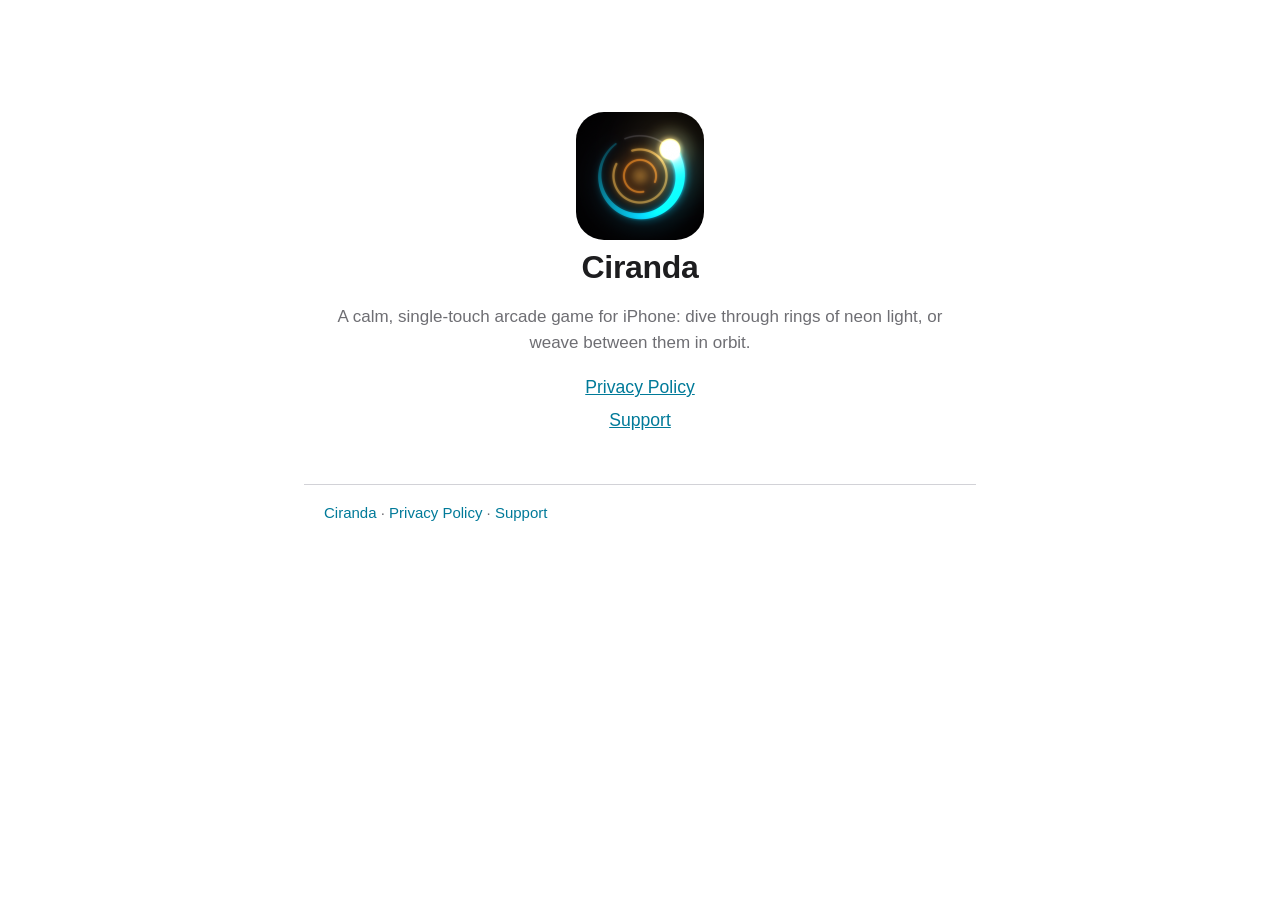
<file: index.html>
<!doctype html>
<html lang="en">
<head>
<meta charset="utf-8">
<meta name="viewport" content="width=device-width, initial-scale=1">
<meta name="color-scheme" content="light dark">
<title>Ciranda</title>
<meta name="description" content="Ciranda: privacy policy and support.">
<link rel="icon" href="icon.png">
<link rel="apple-touch-icon" href="icon.png">
<link rel="stylesheet" href="style.css">
</head>
<body>
<main>
<div class="home">
<img src="icon.png" alt="Ciranda app icon" width="128" height="128">
<h1>Ciranda</h1>
<p>A calm, single-touch arcade game for iPhone: dive through rings of neon light, or weave between them in orbit.</p>
<ul class="links">
<li><a href="privacy/">Privacy Policy</a></li>
<li><a href="support/">Support</a></li>
</ul>
</div>
</main>
<footer><a href="./">Ciranda</a> · <a href="privacy/">Privacy Policy</a> · <a href="support/">Support</a></footer>
</body>
</html>
</file>
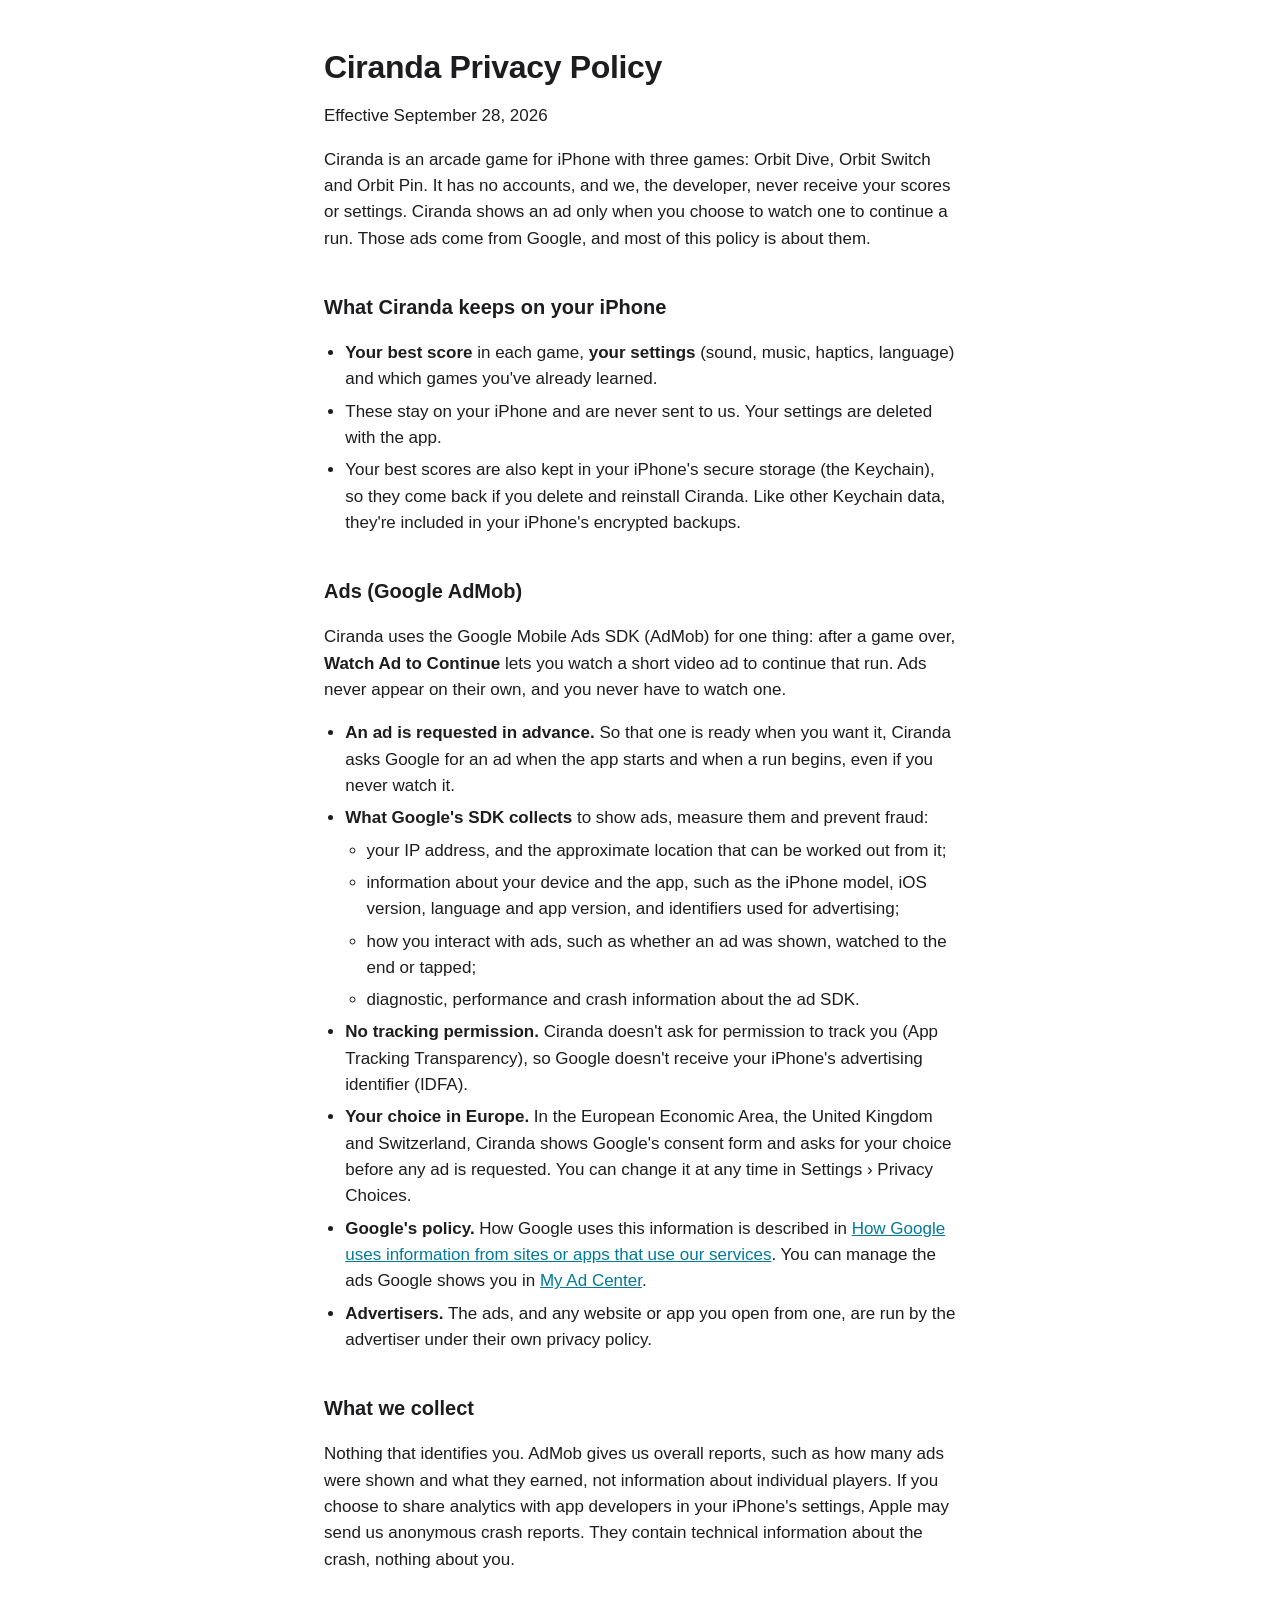
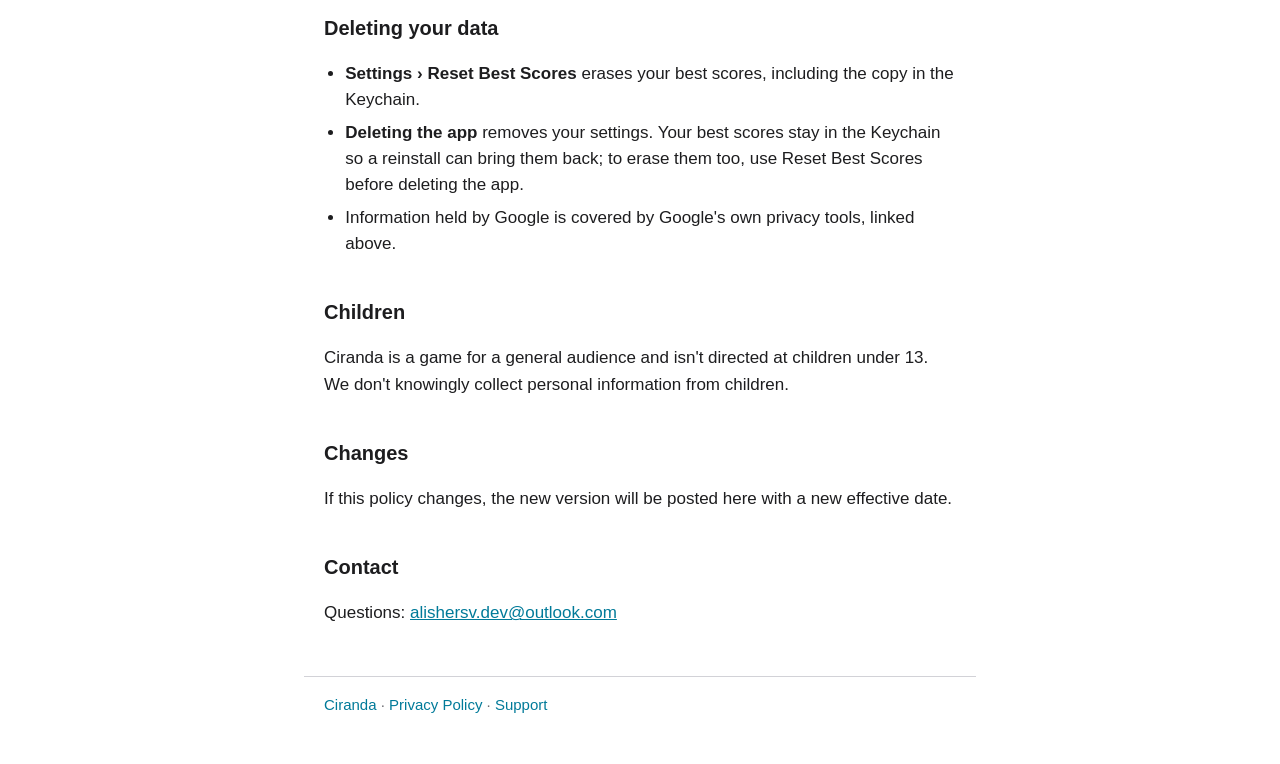
<file: privacy/index.html>
<!doctype html>
<html lang="en">
<head>
<meta charset="utf-8">
<meta name="viewport" content="width=device-width, initial-scale=1">
<meta name="color-scheme" content="light dark">
<title>Ciranda Privacy Policy</title>
<meta name="description" content="How Ciranda handles your data: what stays on your iPhone and the Google ads you can choose to watch.">
<link rel="icon" href="../icon.png">
<link rel="apple-touch-icon" href="../icon.png">
<link rel="stylesheet" href="../style.css">
</head>
<body>
<main>
<h1>Ciranda Privacy Policy</h1>
<p>Effective September 28, 2026</p>
<p>Ciranda is an arcade game for iPhone with three games: Orbit Dive, Orbit Switch and Orbit Pin. It has no accounts, and we, the developer, never receive your scores or settings. Ciranda shows an ad only when you choose to watch one to continue a run. Those ads come from Google, and most of this policy is about them.</p>
<h2>What Ciranda keeps on your iPhone</h2>
<ul><li>
<strong>Your best score</strong> in each game, <strong>your settings</strong> (sound, music, haptics, language) and which games you've already learned.
</li><li>
These stay on your iPhone and are never sent to us. Your settings are deleted with the app.
</li><li>
Your best scores are also kept in your iPhone's secure storage (the Keychain), so they come back if you delete and reinstall Ciranda. Like other Keychain data, they're included in your iPhone's encrypted backups.
</li></ul>
<h2>Ads (Google AdMob)</h2>
<p>Ciranda uses the Google Mobile Ads SDK (AdMob) for one thing: after a game over, <strong>Watch Ad to Continue</strong> lets you watch a short video ad to continue that run. Ads never appear on their own, and you never have to watch one.</p>
<ul><li>
<strong>An ad is requested in advance.</strong> So that one is ready when you want it, Ciranda asks Google for an ad when the app starts and when a run begins, even if you never watch it.
</li><li>
<strong>What Google's SDK collects</strong> to show ads, measure them and prevent fraud:
<ul><li>
your IP address, and the approximate location that can be worked out from it;
</li><li>
information about your device and the app, such as the iPhone model, iOS version, language and app version, and identifiers used for advertising;
</li><li>
how you interact with ads, such as whether an ad was shown, watched to the end or tapped;
</li><li>
diagnostic, performance and crash information about the ad SDK.
</li></ul>
</li><li>
<strong>No tracking permission.</strong> Ciranda doesn't ask for permission to track you (App Tracking Transparency), so Google doesn't receive your iPhone's advertising identifier (IDFA).
</li><li>
<strong>Your choice in Europe.</strong> In the European Economic Area, the United Kingdom and Switzerland, Ciranda shows Google's consent form and asks for your choice before any ad is requested. You can change it at any time in Settings › Privacy Choices.
</li><li>
<strong>Google's policy.</strong> How Google uses this information is described in <a href="https://policies.google.com/technologies/partner-sites">How Google uses information from sites or apps that use our services</a>. You can manage the ads Google shows you in <a href="https://myadcenter.google.com/">My Ad Center</a>.
</li><li>
<strong>Advertisers.</strong> The ads, and any website or app you open from one, are run by the advertiser under their own privacy policy.
</li></ul>
<h2>What we collect</h2>
<p>Nothing that identifies you. AdMob gives us overall reports, such as how many ads were shown and what they earned, not information about individual players. If you choose to share analytics with app developers in your iPhone's settings, Apple may send us anonymous crash reports. They contain technical information about the crash, nothing about you.</p>
<h2>Deleting your data</h2>
<ul><li>
<strong>Settings › Reset Best Scores</strong> erases your best scores, including the copy in the Keychain.
</li><li>
<strong>Deleting the app</strong> removes your settings. Your best scores stay in the Keychain so a reinstall can bring them back; to erase them too, use Reset Best Scores before deleting the app.
</li><li>
Information held by Google is covered by Google's own privacy tools, linked above.
</li></ul>
<h2>Children</h2>
<p>Ciranda is a game for a general audience and isn't directed at children under 13. We don't knowingly collect personal information from children.</p>
<h2>Changes</h2>
<p>If this policy changes, the new version will be posted here with a new effective date.</p>
<h2>Contact</h2>
<p>Questions: <a href="mailto:alishersv.dev@outlook.com">alishersv.dev@outlook.com</a></p>
</main>
<footer><a href="../">Ciranda</a> · <a href="../privacy/">Privacy Policy</a> · <a href="../support/">Support</a></footer>
</body>
</html>
</file>
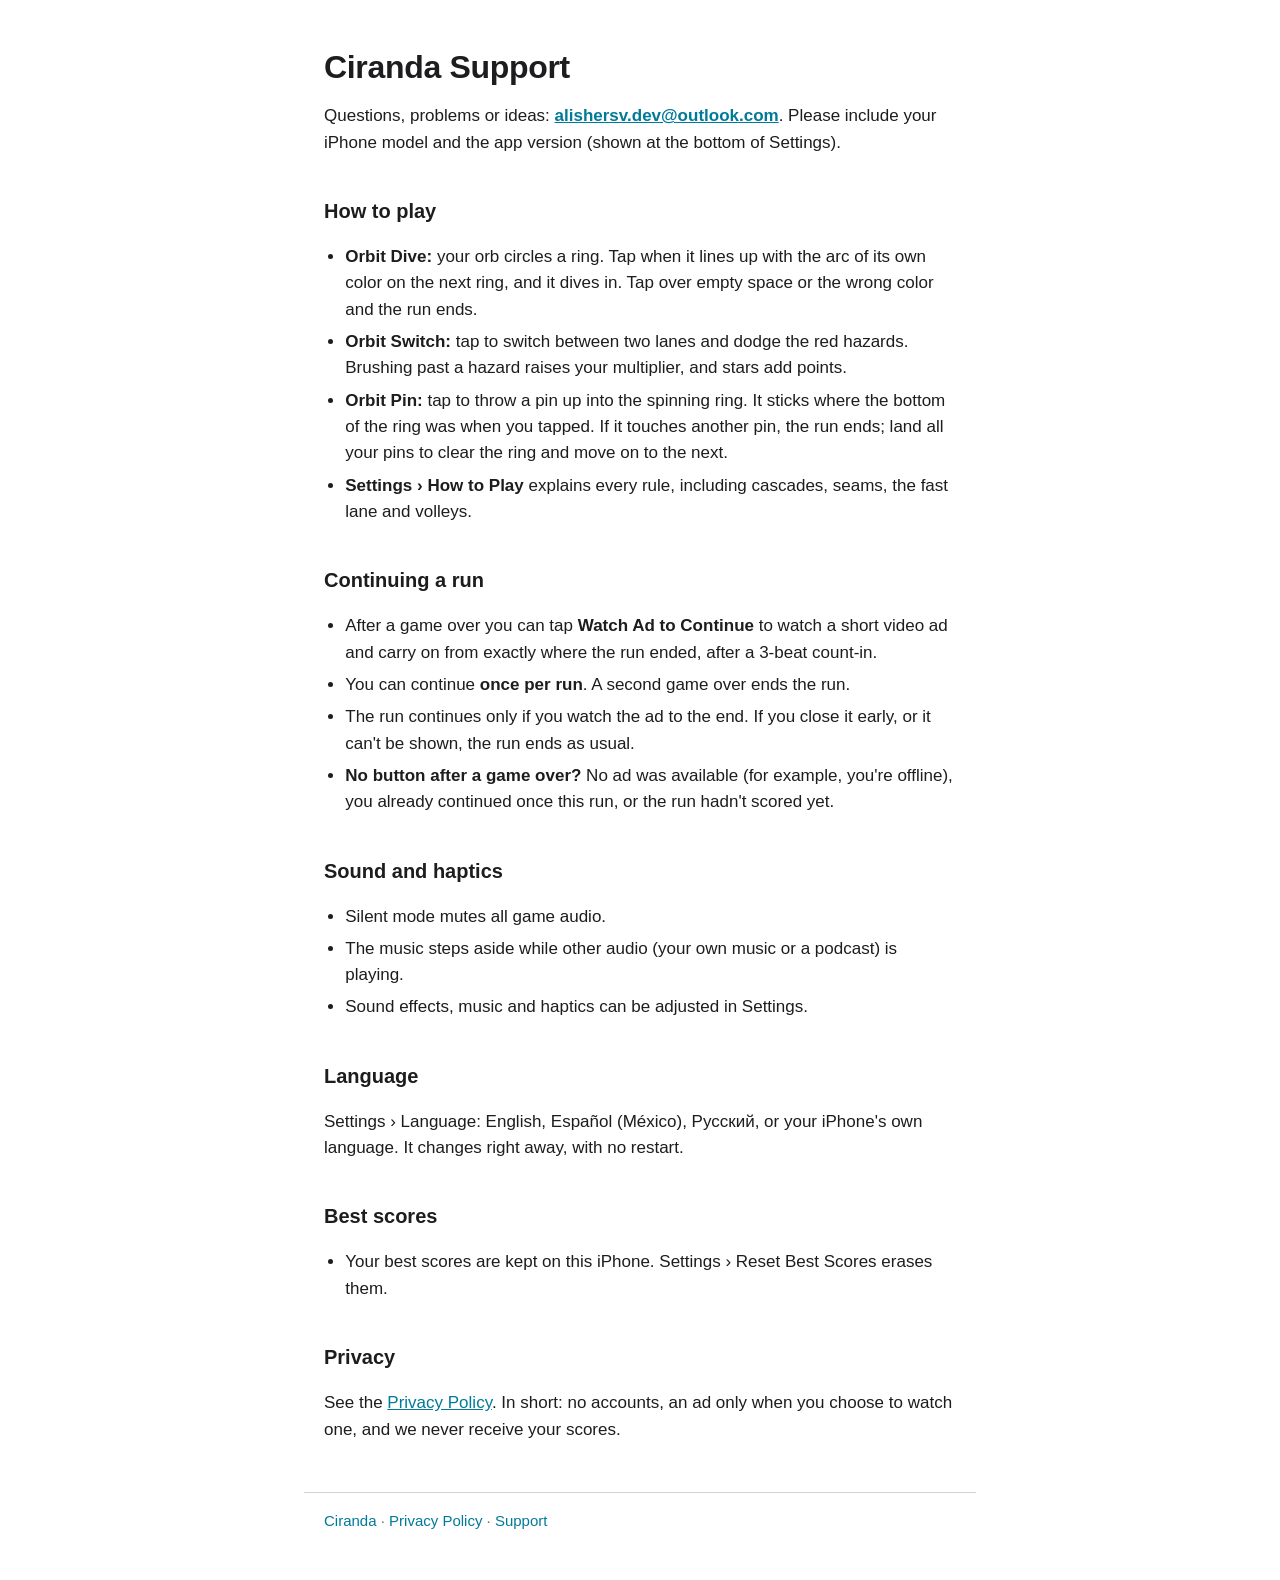
<file: support/index.html>
<!doctype html>
<html lang="en">
<head>
<meta charset="utf-8">
<meta name="viewport" content="width=device-width, initial-scale=1">
<meta name="color-scheme" content="light dark">
<title>Ciranda Support</title>
<meta name="description" content="Help with Ciranda: contact, how to play, continuing a run, sound, language and best scores.">
<link rel="icon" href="../icon.png">
<link rel="apple-touch-icon" href="../icon.png">
<link rel="stylesheet" href="../style.css">
</head>
<body>
<main>
<h1>Ciranda Support</h1>
<p>Questions, problems or ideas: <strong><a href="mailto:alishersv.dev@outlook.com">alishersv.dev@outlook.com</a></strong>. Please include your iPhone model and the app version (shown at the bottom of Settings).</p>
<h2>How to play</h2>
<ul><li>
<strong>Orbit Dive:</strong> your orb circles a ring. Tap when it lines up with the arc of its own color on the next ring, and it dives in. Tap over empty space or the wrong color and the run ends.
</li><li>
<strong>Orbit Switch:</strong> tap to switch between two lanes and dodge the red hazards. Brushing past a hazard raises your multiplier, and stars add points.
</li><li>
<strong>Orbit Pin:</strong> tap to throw a pin up into the spinning ring. It sticks where the bottom of the ring was when you tapped. If it touches another pin, the run ends; land all your pins to clear the ring and move on to the next.
</li><li>
<strong>Settings › How to Play</strong> explains every rule, including cascades, seams, the fast lane and volleys.
</li></ul>
<h2>Continuing a run</h2>
<ul><li>
After a game over you can tap <strong>Watch Ad to Continue</strong> to watch a short video ad and carry on from exactly where the run ended, after a 3-beat count-in.
</li><li>
You can continue <strong>once per run</strong>. A second game over ends the run.
</li><li>
The run continues only if you watch the ad to the end. If you close it early, or it can't be shown, the run ends as usual.
</li><li>
<strong>No button after a game over?</strong> No ad was available (for example, you're offline), you already continued once this run, or the run hadn't scored yet.
</li></ul>
<h2>Sound and haptics</h2>
<ul><li>
Silent mode mutes all game audio.
</li><li>
The music steps aside while other audio (your own music or a podcast) is playing.
</li><li>
Sound effects, music and haptics can be adjusted in Settings.
</li></ul>
<h2>Language</h2>
<p>Settings › Language: English, Español (México), Русский, or your iPhone's own language. It changes right away, with no restart.</p>
<h2>Best scores</h2>
<ul><li>
Your best scores are kept on this iPhone. Settings › Reset Best Scores erases them.
</li></ul>
<h2>Privacy</h2>
<p>See the <a href="../privacy/">Privacy Policy</a>. In short: no accounts, an ad only when you choose to watch one, and we never receive your scores.</p>
</main>
<footer><a href="../">Ciranda</a> · <a href="../privacy/">Privacy Policy</a> · <a href="../support/">Support</a></footer>
</body>
</html>
</file>
<file: style.css>
:root {
  --text: #1d1d1f; --secondary: #6e6e73; --background: #ffffff; --accent: #007A99; --rule: #d2d2d7;
}
@media (prefers-color-scheme: dark) {
  :root { --text: #f5f5f7; --secondary: #a1a1a6; --background: #000000; --accent: #33D6FF; --rule: #3a3a3c; }
}
* { box-sizing: border-box; }
body {
  margin: 0; background: var(--background); color: var(--text);
  font: 17px/1.55 -apple-system, BlinkMacSystemFont, "SF Pro Text", "Helvetica Neue", Helvetica, Arial, sans-serif;
  -webkit-text-size-adjust: 100%;
}
main, footer { max-width: 42rem; margin: 0 auto; padding: 0 20px; }
main { padding-top: 48px; padding-bottom: 32px; }
h1 { font-size: 2rem; line-height: 1.2; margin: 0 0 0.25em; letter-spacing: -0.01em; }
h2 { font-size: 1.25rem; margin: 2em 0 0.5em; }
p, li { overflow-wrap: anywhere; }
ul { padding-left: 1.25em; }
li { margin: 0.35em 0; }
li ul { margin: 0.25em 0; }
a { color: var(--accent); }
footer { border-top: 1px solid var(--rule); padding-top: 16px; padding-bottom: 48px; color: var(--secondary); font-size: 15px; }
footer a { text-decoration: none; }
.home { text-align: center; padding-top: 64px; }
.home img { width: 128px; height: 128px; border-radius: 28px; }
.home p { color: var(--secondary); }
.links { list-style: none; padding: 0; font-size: 1.1rem; }
</file>
